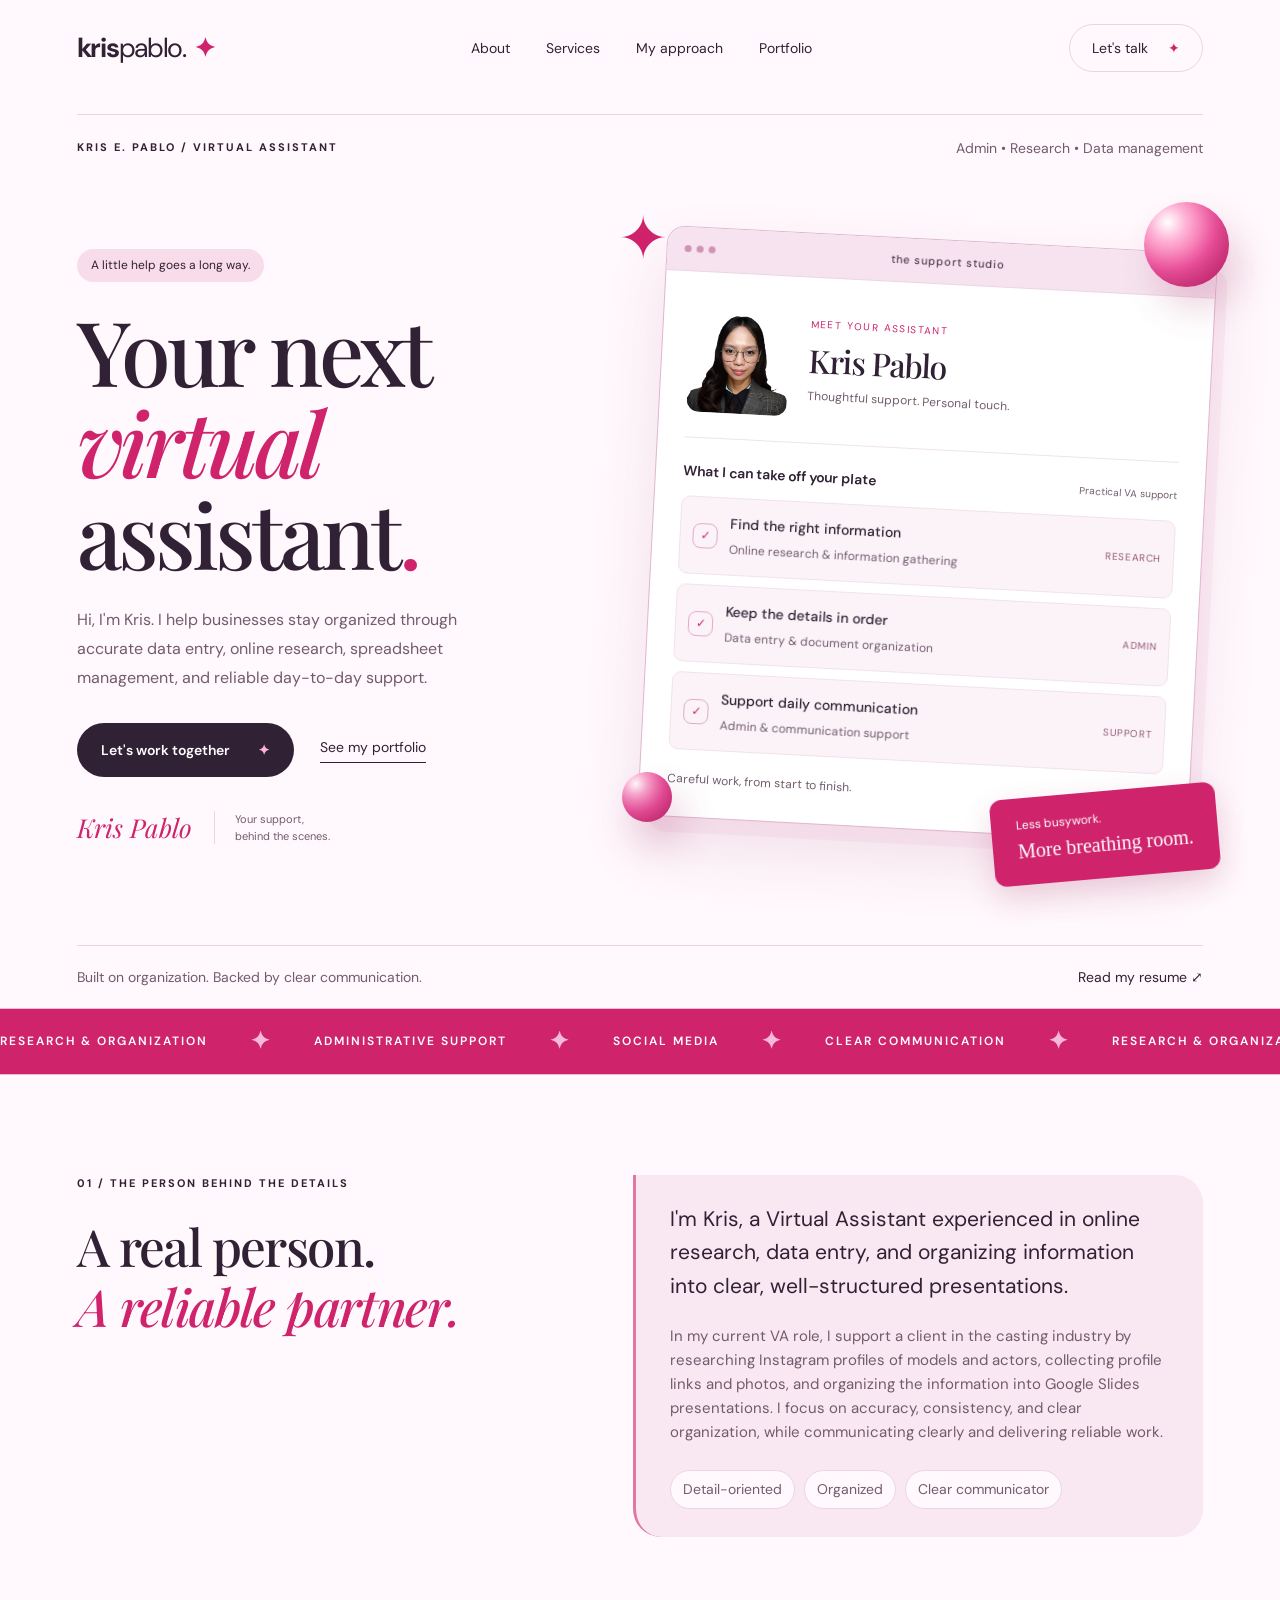
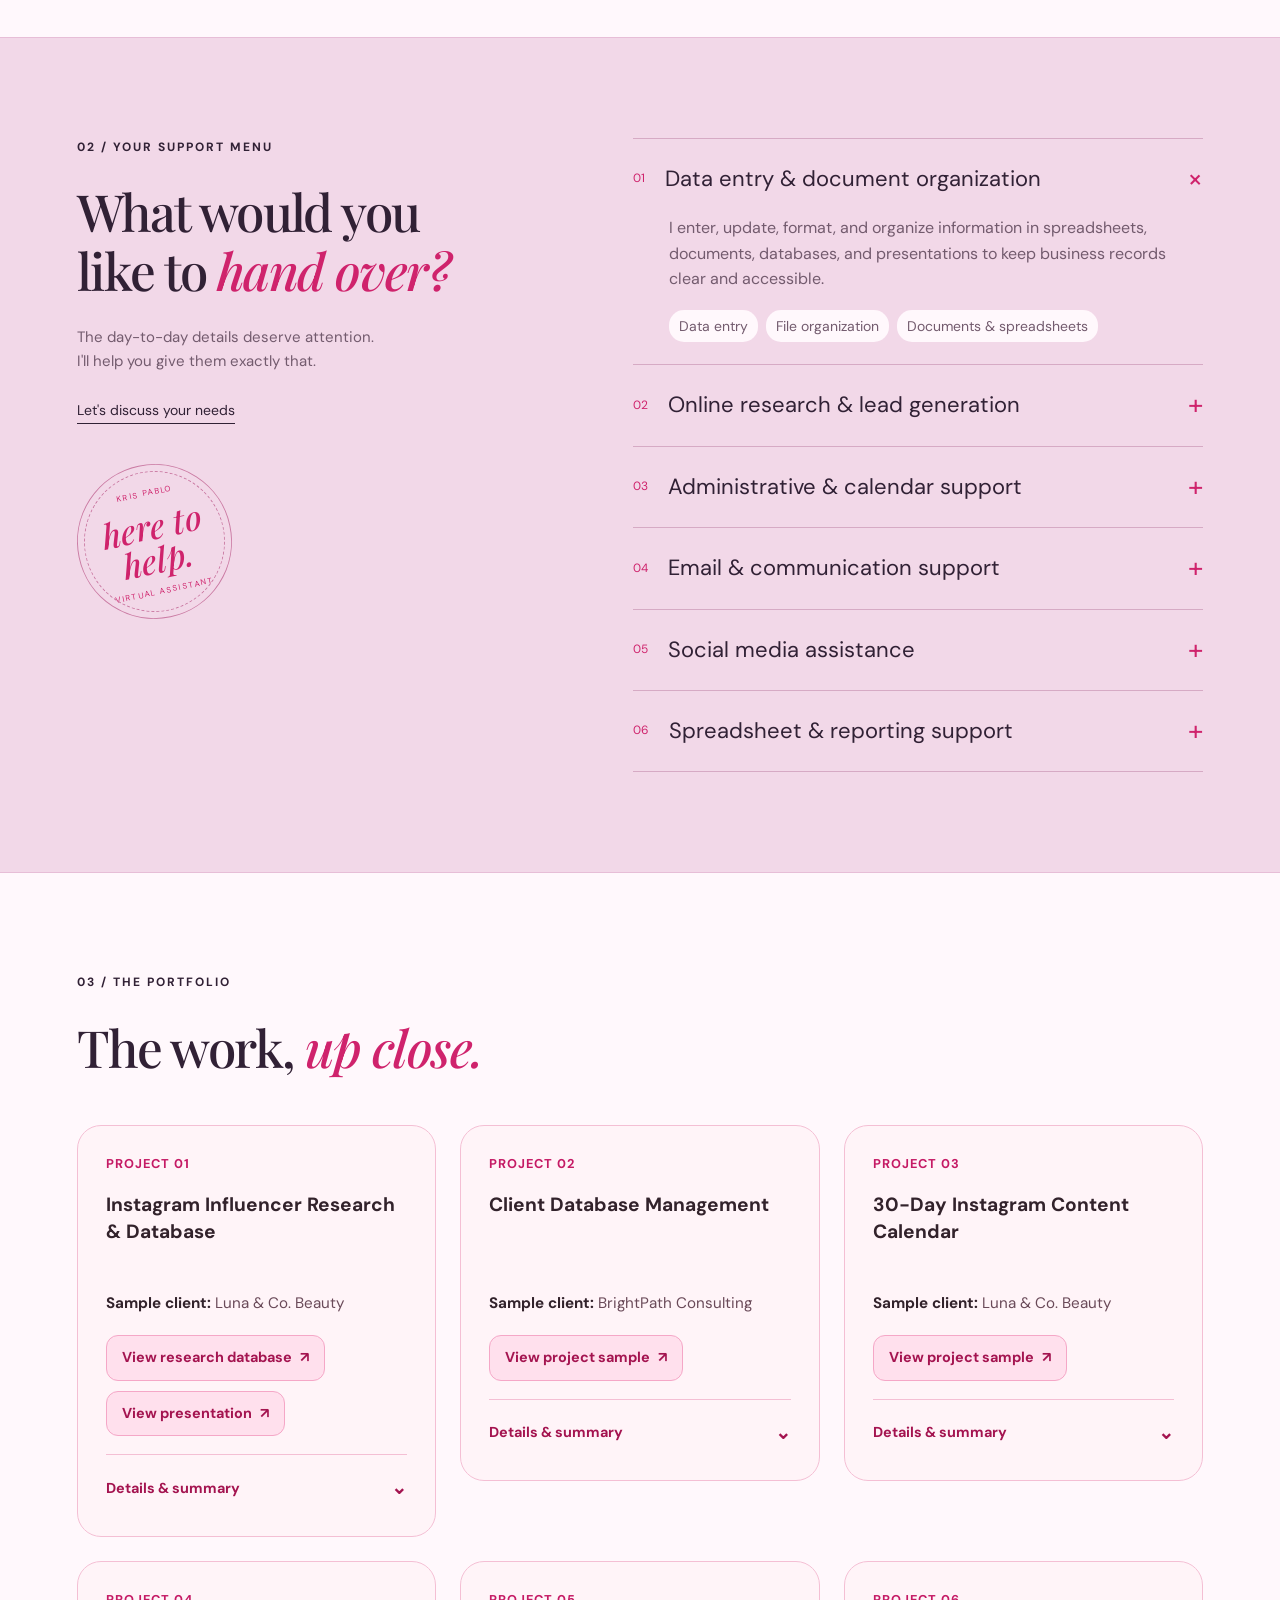
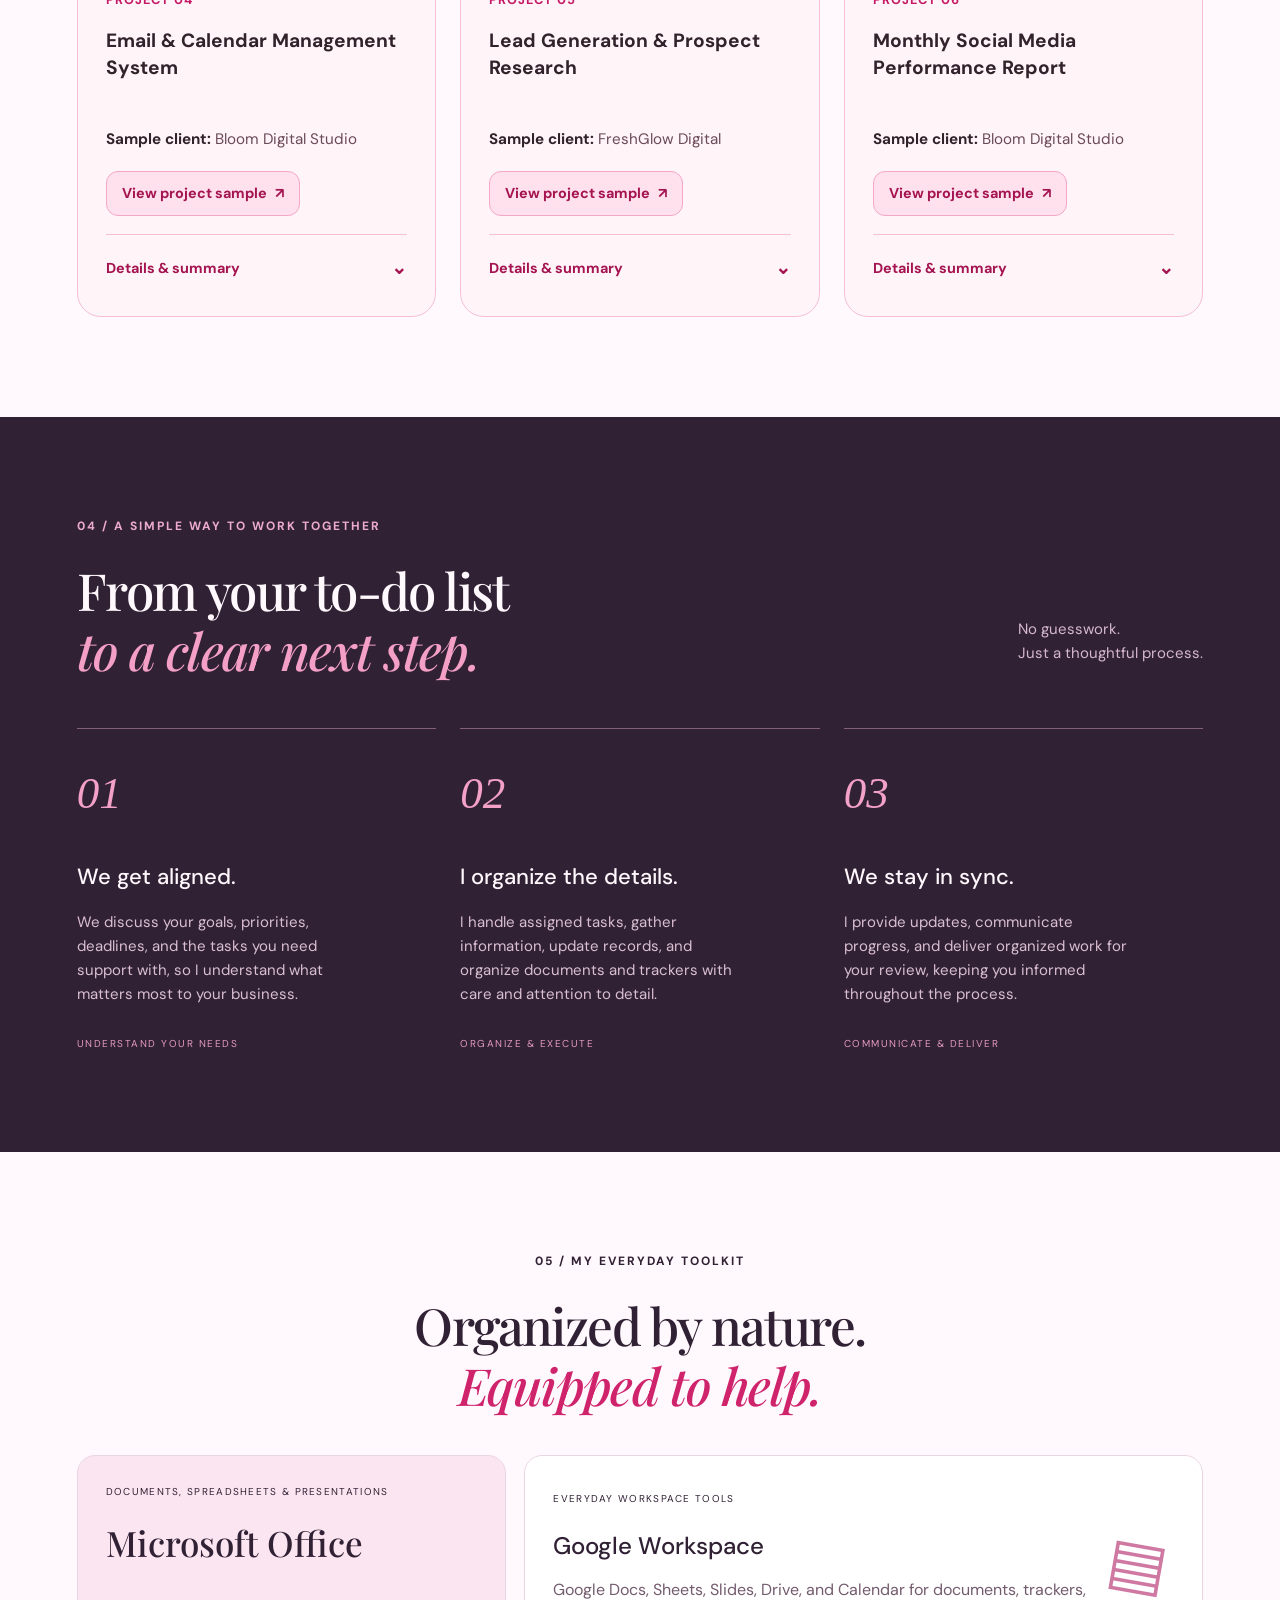
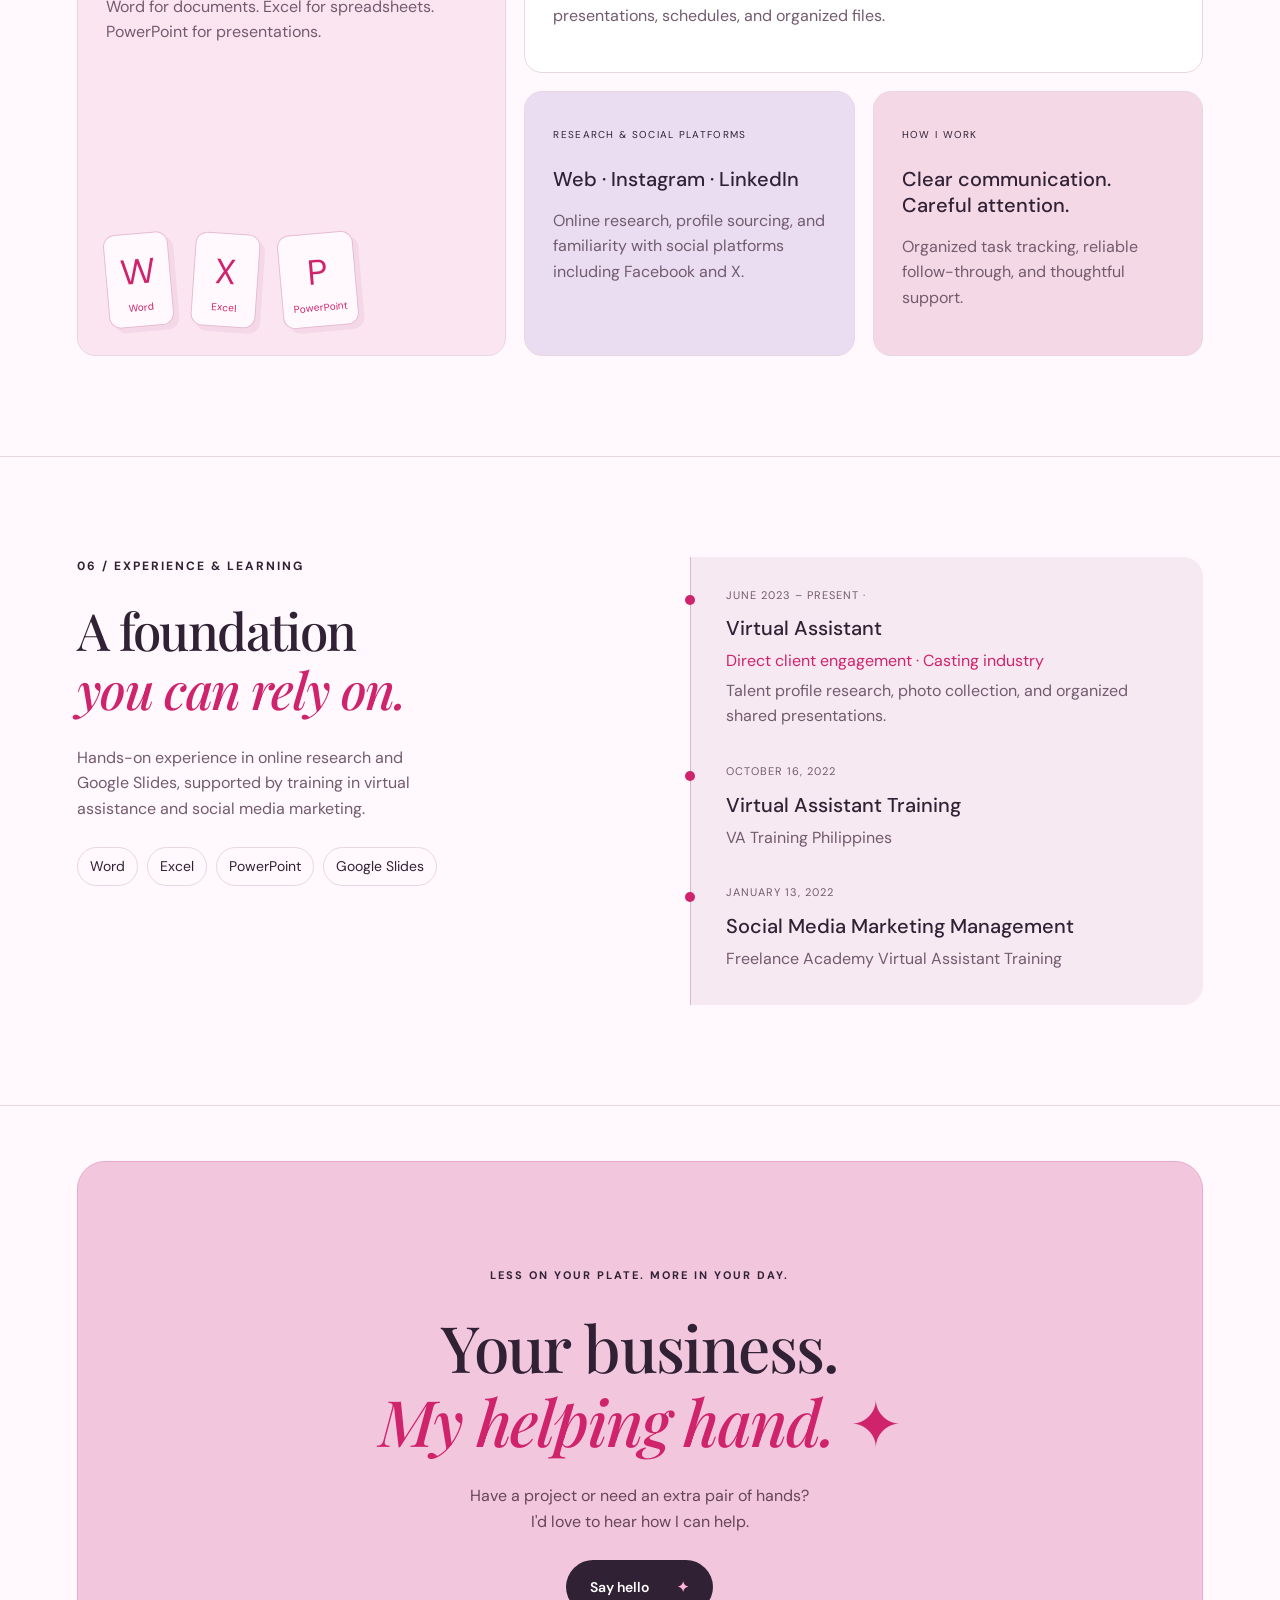
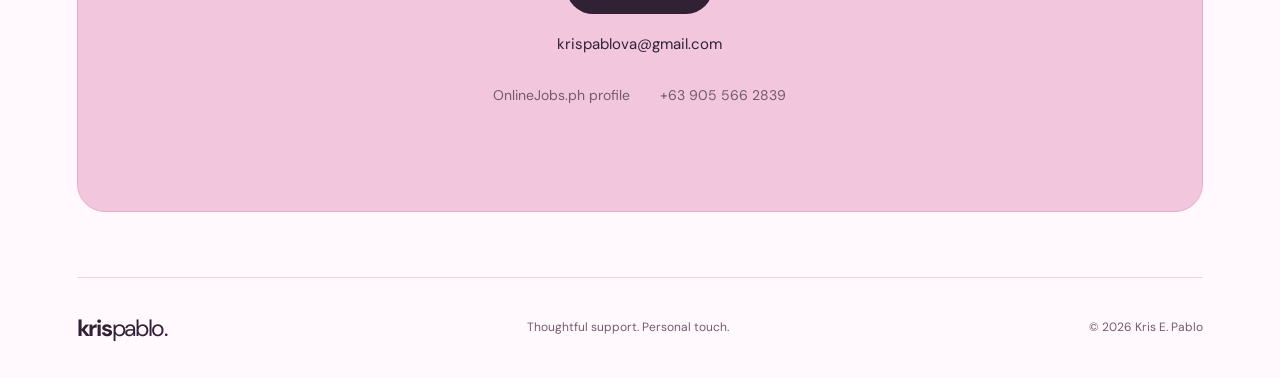
<file: index.html>
<!DOCTYPE html>

<html lang="en">

<head>

  <meta charset="utf-8">

  <meta name="viewport" content="width=device-width, initial-scale=1">



  <title>Kris Pablo · Virtual Assistant</title>



  <meta

    name="description"

    content="Meet Kris E. Pablo, a General Virtual Assistant offering administrative support, data entry, online research, spreadsheet organization, and social media assistance."

  >



  <link

    rel="icon"

    href="data:image/svg+xml,%3Csvg%20xmlns='http://www.w3.org/2000/svg'%20viewBox='0%200%2040%2040'%3E%3Crect%20width='40'%20height='40'%20rx='12'%20fill='%23f33286'/%3E%3Ctext%20x='20'%20y='28'%20text-anchor='middle'%20font-size='25'%20font-family='Georgia'%20fill='white'%3EK%3C/text%3E%3C/svg%3E"

  >



  <link rel="stylesheet" href="style.css">

  <script src="script.js" defer></script>



  <style>

    /* Compact portfolio cards with expandable project information. */

    #portfolio-grid { display: grid; grid-template-columns: repeat(3, minmax(0, 1fr)); gap: 24px; align-items: start; }

    #portfolio-grid .drive-card { display: flex; flex-direction: column; gap: 18px; min-width: 0; min-height: 340px; padding: 28px; box-sizing: border-box; color: #32222b; background: #fff4f8; border: 1px solid #f4bfd4; border-radius: 24px; animation: portfolio-arrive .55s ease both; animation-delay: var(--card-delay, 0ms); transition: transform .2s ease, box-shadow .2s ease; }

    #portfolio-grid .drive-card:hover { transform: translateY(-4px); box-shadow: 0 12px 28px #c51a6512; }

    #portfolio-grid .drive-number { color: #c51a65; font-size: .8rem; font-weight: 700; letter-spacing: .08em; }

    #portfolio-grid .drive-card h3 { margin: 0; min-height: 4.2em; font-size: 1.2rem; line-height: 1.4; overflow-wrap: anywhere; }

    #portfolio-grid .drive-card p { margin: 0; font-size: .95rem; line-height: 1.7; overflow-wrap: anywhere; }

    #portfolio-grid .project-client { color: #6a4a59; }

    #portfolio-grid .project-client strong { color: #32222b; }

    #portfolio-grid .drive-links { display: flex; flex-direction: column; align-items: flex-start; gap: 10px; }

    #portfolio-grid .drive-links a { display: inline-flex; align-items: center; gap: 8px; max-width: 100%; box-sizing: border-box; padding: 11px 15px; color: #a41450; background: #ffe0ed; border: 1px solid #f5a7c7; border-radius: 12px; font-size: .9rem; font-weight: 700; line-height: 1.5; text-decoration: none; transition: background .2s, color .2s, transform .2s; }

    #portfolio-grid .drive-links a:hover { color: white; background: #c51a65; border-color: #c51a65; transform: translateY(-2px); }

    #portfolio-grid .drive-arrow { transition: transform .2s; }

    #portfolio-grid .drive-links a:hover .drive-arrow { transform: translate(2px, -2px); }

    #portfolio-grid .project-details { margin-top: auto; border-top: 1px solid #f4bfd4; padding-top: 14px; }

    #portfolio-grid .project-details > summary { display: flex; align-items: center; justify-content: space-between; gap: 12px; padding: 4px 0; list-style: none; cursor: pointer; color: #a41450; font-size: .9rem; font-weight: 700; }

    #portfolio-grid .project-details > summary::-webkit-details-marker { display: none; }

    #portfolio-grid .project-details > summary::after { content: '⌄'; font-size: 1.2rem; transition: transform .2s; }

    #portfolio-grid .project-details[open] > summary::after { transform: rotate(180deg); }

    #portfolio-grid .project-details-content { display: grid; gap: 18px; padding-top: 20px; }

    #portfolio-grid .project-details[open] .project-details-content { animation: portfolio-details-in .25s ease; }

    #portfolio-grid .project-meta { display: grid; gap: 10px; margin: 0; }

    #portfolio-grid .meta-row { display: grid; grid-template-columns: 54px minmax(0, 1fr); gap: 10px; font-size: .9rem; line-height: 1.6; }

    #portfolio-grid dt { margin: 0; font-weight: 700; }

    #portfolio-grid dd { margin: 0; overflow-wrap: anywhere; }

    #portfolio-grid .project-note { color: #6a4a59; font-size: .85rem; font-style: italic; }

    #portfolio-grid .project-block { display: grid; gap: 8px; }

    #portfolio-grid .project-block h4 { margin: 0; color: #a41450; font-size: .9rem; }

    #portfolio-grid .project-skills { display: flex; flex-wrap: wrap; gap: 7px; padding: 0; margin: 0; list-style: none; }

    #portfolio-grid .project-skills li { padding: 5px 9px; color: #734457; background: #ffe8f1; border: 1px solid #f8cedf; border-radius: 9px; font-size: .78rem; line-height: 1.5; }

    #portfolio-grid .drive-links a:focus-visible, #portfolio-grid summary:focus-visible { outline: 3px solid #c51a65; outline-offset: 4px; border-radius: 8px; }

    @keyframes portfolio-arrive { from { opacity: 0; transform: translateY(16px); } to { opacity: 1; transform: translateY(0); } }

    @keyframes portfolio-details-in { from { opacity: 0; transform: translateY(-5px); } to { opacity: 1; transform: translateY(0); } }

    @media (max-width: 1000px) { #portfolio-grid { grid-template-columns: repeat(2, minmax(0, 1fr)); } }

    @media (max-width: 640px) { #portfolio-grid { grid-template-columns: minmax(0, 1fr); gap: 18px; } #portfolio-grid .drive-card { padding: 24px; min-height: 0; } #portfolio-grid .drive-card h3 { min-height: 0; } }

    @media (prefers-reduced-motion: reduce) { #portfolio-grid .drive-card, #portfolio-grid .drive-links a, #portfolio-grid .drive-arrow, #portfolio-grid .project-details > summary::after, #portfolio-grid .project-details[open] .project-details-content { animation: none; transition: none; } #portfolio-grid .drive-card:hover, #portfolio-grid .drive-links a:hover, #portfolio-grid .drive-links a:hover .drive-arrow { transform: none; } }

  </style>

</head>



<body>

  <a class="skip" href="#main">Skip to content</a>



  <!-- Navigation -->

  <header class="nav wrap">

    <a class="brand" href="#home" aria-label="Kris Pablo home">

      kris<span>pablo.</span><i>✦</i>

    </a>



    <nav aria-label="Main navigation">

      <a href="#about">About</a>

      <a href="#services">Services</a>

      <a href="#process">My approach</a>

      <a href="#work">Portfolio</a>

    </nav>



    <a class="nav-contact" href="mailto:krispablova@gmail.com">

      Let's talk <span>✦</span>

    </a>

  </header>



  <main id="main">

    <!-- Home -->

    <section class="hero wrap" id="home">

      <div class="hero-topline">

        <p class="eyebrow">KRIS E. PABLO / VIRTUAL ASSISTANT</p>

        <span>Admin • Research • Data management</span>

      </div>



      <div class="hero-layout">

        <div class="hero-copy">

          <span class="hello-tag">A little help goes a long way.</span>



          <h1>

            Your next<br>

            <em>virtual</em><br>

            assistant<span class="title-dot">.</span>

          </h1>



          <p class="intro">

            Hi, I'm Kris. I help businesses stay organized through accurate data entry, online research, spreadsheet management, and reliable day-to-day support.

          </p>



          <div class="hero-actions">

            <a class="button dark" href="mailto:krispablova@gmail.com">

              Let's work together <span>✦</span>

            </a>



            <a class="text-link" href="#work">See my portfolio</a>

          </div>



          <div class="hero-signature">

            <span>Kris Pablo</span>

            <small>Your support, behind the scenes.</small>

          </div>

        </div>



        <div class="workspace-art">

          <div class="workspace-window tilt">

            <div class="window-bar">

              <div class="window-dots">

                <i></i>

                <i></i>

                <i></i>

              </div>



              <span>the support studio</span>

              <span>✦</span>

            </div>



            <div class="workspace-main">

              <div class="profile-strip">

                <img

                  src="resume-image-000.jpg"

                  alt="Kris E. Pablo"

                  width="432"

                  height="389"

                >



                <div>

                  <p>MEET YOUR ASSISTANT</p>

                  <h2>Kris Pablo</h2>

                  <span>Thoughtful support. Personal touch.</span>

                </div>

              </div>



              <div class="workspace-heading">

                <h3>What I can take off your plate</h3>

                <span>Practical VA support</span>

              </div>



              <div class="task-row">

                <span class="task-check">✓</span>



                <div>

                  <strong>Find the right information</strong>

                  <small>Online research &amp; information gathering</small>

                </div>



                <span class="task-label">RESEARCH</span>

              </div>



              <div class="task-row">

                <span class="task-check">✓</span>



                <div>

                  <strong>Keep the details in order</strong>

                  <small>Data entry &amp; document organization</small>

                </div>



                <span class="task-label">ADMIN</span>

              </div>



              <div class="task-row">

                <span class="task-check">✓</span>



                <div>

                  <strong>Support daily communication</strong>

                  <small>Admin &amp; communication support</small>

                </div>



                <span class="task-label">SUPPORT</span>

              </div>



              <div class="workspace-foot">

                <span>Careful work, from start to finish.</span>

                <span>✦</span>

              </div>

            </div>

          </div>



          <div class="desk-badge">

            <span>Less busywork.</span>

            <strong>More breathing room.</strong>

          </div>



          <div class="orb orb-one"></div>

          <div class="orb orb-two"></div>



          <span class="workspace-star" aria-hidden="true">✦</span>

        </div>

      </div>



      <div class="hero-bottom">

        <span>Built on organization. Backed by clear communication.</span>



        <a

          href="kris-pablo-resume.pdf"

          target="_blank"

          rel="noopener noreferrer"

        >

          Read my resume ⤢

        </a>

      </div>

    </section>



    <!-- Ribbon -->

    <div class="ribbon" aria-hidden="true">

      <div>

        RESEARCH &amp; ORGANIZATION <span>✦</span>

        ADMINISTRATIVE SUPPORT <span>✦</span>

        SOCIAL MEDIA <span>✦</span>

        CLEAR COMMUNICATION <span>✦</span>

        RESEARCH &amp; ORGANIZATION <span>✦</span>

        ADMINISTRATIVE SUPPORT <span>✦</span>

        SOCIAL MEDIA <span>✦</span>

        CLEAR COMMUNICATION <span>✦</span>

      </div>

    </div>



    <!-- About -->

    <section class="about wrap section reveal" id="about">

      <div>

        <p class="eyebrow">01 / THE PERSON BEHIND THE DETAILS</p>

        <h2>A real person.<br><em>A reliable partner.</em></h2>

      </div>



      <div class="about-copy">

        <p class="lead">

          I'm Kris, a Virtual Assistant experienced in online research, data entry, and organizing information into clear, well-structured presentations.

        </p>



        <p>

          In my current VA role, I support a client in the casting industry by researching Instagram profiles of models and actors, collecting profile links and photos, and organizing the information into Google Slides presentations. I focus on accuracy, consistency, and clear organization, while communicating clearly and delivering reliable work.

        </p>



        <div class="about-tags">

          <span>Detail-oriented</span>

          <span>Organized</span>

          <span>Clear communicator</span>

        </div>

      </div>

    </section>



    <!-- Services -->

    <section class="services-section" id="services">

      <div class="wrap section services-layout">

        <div class="service-intro reveal">

          <p class="eyebrow">02 / YOUR SUPPORT MENU</p>



          <h2>

            What would you<br>

            like to <em>hand over?</em>

          </h2>



          <p>

            The day-to-day details deserve attention.<br>

            I'll help you give them exactly that.

          </p>



          <a class="text-link" href="mailto:krispablova@gmail.com">

            Let's discuss your needs

          </a>



          <div class="service-stamp">

            <span>KRIS PABLO</span>

            <strong>here to<br>help.</strong>

            <span>VIRTUAL ASSISTANT</span>

          </div>

        </div>



        <div class="service-list">

          <details class="service-detail reveal" open>
            <summary>
              <span class="service-index">01</span>
              <span>Data entry &amp; document organization</span>
              <span class="detail-plus" aria-hidden="true">+</span>
            </summary>
            <div class="service-content">
              <p>I enter, update, format, and organize information in spreadsheets, documents, databases, and presentations to keep business records clear and accessible.</p>
              <div class="service-pills">
                <span>Data entry</span>
                <span>File organization</span>
                <span>Documents &amp; spreadsheets</span>
              </div>
            </div>
          </details>

          <details class="service-detail reveal">
            <summary>
              <span class="service-index">02</span>
              <span>Online research &amp; lead generation</span>
              <span class="detail-plus" aria-hidden="true">+</span>
            </summary>
            <div class="service-content">
              <p>I research businesses, profiles, products, and other relevant information, then organize findings and potential leads into structured trackers for easy review.</p>
              <div class="service-pills">
                <span>Web research</span>
                <span>Prospect research</span>
                <span>Lead tracking</span>
              </div>
            </div>
          </details>

          <details class="service-detail reveal">
            <summary>
              <span class="service-index">03</span>
              <span>Administrative &amp; calendar support</span>
              <span class="detail-plus" aria-hidden="true">+</span>
            </summary>
            <div class="service-content">
              <p>I help organize schedules, appointments, task lists, deadlines, and administrative records so daily responsibilities are easier to manage.</p>
              <div class="service-pills">
                <span>Calendar organization</span>
                <span>Task tracking</span>
                <span>Administrative support</span>
              </div>
            </div>
          </details>

          <details class="service-detail reveal">
            <summary>
              <span class="service-index">04</span>
              <span>Email &amp; communication support</span>
              <span class="detail-plus" aria-hidden="true">+</span>
            </summary>
            <div class="service-content">
              <p>I can help organize inboxes, prepare routine email drafts based on your instructions, and track messages or follow-ups that need attention.</p>
              <div class="service-pills">
                <span>Inbox organization</span>
                <span>Email drafts</span>
                <span>Follow-up tracking</span>
              </div>
            </div>
          </details>

          <details class="service-detail reveal">
            <summary>
              <span class="service-index">05</span>
              <span>Social media assistance</span>
              <span class="detail-plus" aria-hidden="true">+</span>
            </summary>
            <div class="service-content">
              <p>I support social media workflows by organizing content calendars, preparing caption drafts, maintaining content trackers, and compiling basic performance reports.</p>
              <div class="service-pills">
                <span>Content calendars</span>
                <span>Caption preparation</span>
                <span>Performance reporting</span>
              </div>
            </div>
          </details>

          <details class="service-detail reveal">
            <summary>
              <span class="service-index">06</span>
              <span>Spreadsheet &amp; reporting support</span>
              <span class="detail-plus" aria-hidden="true">+</span>
            </summary>
            <div class="service-content">
              <p>I create and maintain organized spreadsheets, trackers, and summary reports to make records easier to update, review, and understand.</p>
              <div class="service-pills">
                <span>Google Sheets</span>
                <span>Data organization</span>
                <span>Basic reporting</span>
              </div>
            </div>
          </details>

        </div>

      </div>

    </section>



    <!-- Portfolio -->

    <section class="wrap section work-section" id="work">

      <div class="section-heading reveal">

        <div>

          <p class="eyebrow">03 / THE PORTFOLIO</p>

          <h2>The work, <em>up close.</em></h2>

        </div>

      </div>



      <!-- The script below creates your six portfolio cards here. -->

      <div class="work-grid" id="portfolio-grid"></div>

    </section>



    <!-- Process -->

    <section class="process-section" id="process">

      <div class="wrap section">

        <div class="section-heading reveal">

          <div>

            <p class="eyebrow">04 / A SIMPLE WAY TO WORK TOGETHER</p>



            <h2>

              From your to-do list<br>

              <em>to a clear next step.</em>

            </h2>

          </div>



          <p>No guesswork.<br>Just a thoughtful process.</p>

        </div>



        <div class="process-grid">

          <article class="process-card reveal">

            <span class="process-number">01</span>

            <h3>We get aligned.</h3>



            <p>

              We discuss your goals, priorities, deadlines, and the tasks you need support with, so I understand what matters most to your business.

            </p>



            <span class="process-foot">UNDERSTAND YOUR NEEDS</span>

          </article>



          <article class="process-card reveal">

            <span class="process-number">02</span>

            <h3>I organize the details.</h3>



            <p>

              I handle assigned tasks, gather information, update records, and organize documents and trackers with care and attention to detail.

            </p>



            <span class="process-foot">ORGANIZE &amp; EXECUTE</span>

          </article>



          <article class="process-card reveal">

            <span class="process-number">03</span>

            <h3>We stay in sync.</h3>



            <p>

              I provide updates, communicate progress, and deliver organized work for your review, keeping you informed throughout the process.

            </p>



            <span class="process-foot">COMMUNICATE &amp; DELIVER</span>

          </article>

        </div>

      </div>

    </section>



    <!-- Skills -->

    <section class="skills-section wrap section">

      <div class="skill-title reveal">

        <p class="eyebrow">05 / MY EVERYDAY TOOLKIT</p>



        <h2>

          Organized by nature.<br>

          <em>Equipped to help.</em>

        </h2>

      </div>



      <div class="skill-bento">

          <article class="skill-tile skill-wide reveal">
            <span class="tile-label">DOCUMENTS, SPREADSHEETS &amp; PRESENTATIONS</span>
            <h3>Microsoft Office</h3>
            <p>Word for documents. Excel for spreadsheets.<br>PowerPoint for presentations.</p>
            <div class="tool-icons">
              <span>W<small>Word</small></span>
              <span>X<small>Excel</small></span>
              <span>P<small>PowerPoint</small></span>
            </div>
          </article>

          <article class="skill-tile skill-slides reveal">
            <span class="tile-label">EVERYDAY WORKSPACE TOOLS</span>
            <h3>Google Workspace</h3>
            <p>Google Docs, Sheets, Slides, Drive, and Calendar for documents, trackers, presentations, schedules, and organized files.</p>
            <span class="tile-mark" aria-hidden="true">▤</span>
          </article>

          <article class="skill-tile skill-social reveal">
            <span class="tile-label">RESEARCH &amp; SOCIAL PLATFORMS</span>
            <h3>Web · Instagram · LinkedIn</h3>
            <p>Online research, profile sourcing, and familiarity with social platforms including Facebook and X.</p>
          </article>

          <article class="skill-tile skill-human reveal">
            <span class="tile-label">HOW I WORK</span>
            <h3>Clear communication.<br>Careful attention.</h3>
            <p>Organized task tracking, reliable follow-through, and thoughtful support.</p>
          </article>

        </div>

    </section>



    <!-- Experience -->

    <section class="experience-section">

      <div class="wrap section experience">

        <div class="reveal">

          <p class="eyebrow">06 / EXPERIENCE &amp; LEARNING</p>

          <h2>A foundation<br><em>you can rely on.</em></h2>



          <p class="experience-intro">

            Hands-on experience in online research and Google Slides, supported by training in virtual assistance and social media marketing.

          </p>



          <div class="tools">

            <span>Word</span>

            <span>Excel</span>

            <span>PowerPoint</span>

            <span>Google Slides</span>

          </div>

        </div>



        <div class="timeline reveal">

          <article>

            <p class="timeline-date">

              JUNE 2023 – PRESENT ·&#x20;

            </p>



            <h3>Virtual Assistant</h3>

            <p class="company">Direct client engagement · Casting industry</p>



            <p>

              Talent profile research, photo collection, and organized

              shared presentations.

            </p>

          </article>



          <article>

            <p class="timeline-date">OCTOBER 16, 2022</p>

            <h3>Virtual Assistant Training</h3>

            <p>VA Training Philippines</p>

          </article>



          <article>

            <p class="timeline-date">JANUARY 13, 2022</p>

            <h3>Social Media Marketing Management</h3>

            <p>Freelance Academy Virtual Assistant Training</p>

          </article>

        </div>

      </div>

    </section>



    <!-- Contact -->

    <section class="contact wrap section reveal" id="contact">

      <p class="eyebrow">LESS ON YOUR PLATE. MORE IN YOUR DAY.</p>



      <h2>

        Your business.<br>

        <em>My helping hand.</em> <span>✦</span>

      </h2>



      <p>

        Have a project or need an extra pair of hands?<br>

        I'd love to hear how I can help.

      </p>



      <a class="button dark" href="mailto:krispablova@gmail.com">

        Say hello <span>✦</span>

      </a>



      <a class="contact-email" href="mailto:krispablova@gmail.com">

        krispablova@gmail.com

      </a>



      <div class="contact-extra">

        <a

          href="https://www.onlinejobs.ph/jobseekers/info/2065171"

          target="_blank"

          rel="noopener noreferrer"

        >

          OnlineJobs.ph profile

        </a>



        <a href="tel:+639055662839">+63 905 566 2839</a>

      </div>

    </section>

  </main>



  <!-- Footer -->

  <footer class="wrap">

    <a class="brand" href="#home">kris<span>pablo.</span></a>

    <p>Thoughtful support. Personal touch.</p>

    <span>© <span id="year"></span> Kris E. Pablo</span>

  </footer>



  <script>

    // All project details are below. Drive links open in new tabs.

    const drivePortfolio = [

      {

            "title": "Project 1 — Instagram Influencer Research & Database",

            "client": "Luna & Co. Beauty",

            "note": "Self-Initiated Portfolio Project",

            "tools": "Google Sheets, Google Slides, Instagram, Web Research",

            "role": "Virtual Assistant / Research Assistant",

            "summary": "Conducted Instagram influencer research for a fictional beauty brand, identifying and evaluating potential creators based on niche relevance, audience size, content quality, engagement, and brand suitability. Organized research findings in Google Sheets and presented the top creator recommendations in Google Slides.",

            "skills": [

                  "Research",

                  "Data Entry",

                  "Lead Generation",

                  "Social Media Research",

                  "Data Organization",

                  "Influencer Research",

                  "Google Workspace",

                  "Presentation Creation"

            ],

            "url": "https://docs.google.com/spreadsheets/d/1-x0qH4hSnOkntNJcdVgHy6CgaXar356vidMN7ef_sSc/edit?usp=drive_link",

            "url2": "https://docs.google.com/presentation/d/1_N2ZjwVFHI_hTWP_O1Agqk-pIT8-UCxtIyYA6XxkBPk/edit?usp=sharing",
            "linkLabels": ["View research database", "View presentation"]

      },

      {

            "title": "Project 2 — Client Database Management",

            "client": "BrightPath Consulting",

            "note": "Self-Initiated Portfolio Project",

            "brief": "BrightPath Consulting needs a centralized database to organize leads and track follow-ups.",

            "summary": "Created and organized a structured lead database using Google Sheets. Implemented dropdown fields, filtering, conditional formatting, follow-up tracking, and basic reporting to improve data organization and workflow efficiency.",

            "skills": [

                  "Data Entry",

                  "Data Organization",

                  "Lead and client database management",

                  "Dropdown setup and data validation",

                  "Data filtering and conditional formatting",

                  "Follow-up tracking",

                  "Basic reporting",

                  "Attention to detail"

            ],

            "url": "https://docs.google.com/spreadsheets/d/1M3qek1lUn7KgAmw8EK7Gs0UofvUdNsCdyt2rf3sMQ_U/edit?usp=drive_link"

      },

      {

            "title": "Project 3 — 30-Day Instagram Content Calendar",

            "client": "Luna & Co. Beauty",

            "note": "Self-Initiated Portfolio Project",

            "brief": "Luna & Co. Beauty needs a structured 30-day Instagram content plan to increase brand awareness, engagement, and product discovery.",

            "summary": "Created a 30-day Instagram content calendar for a fictional beauty brand. Planned and organized daily content based on different content pillars, including product, educational, engagement, lifestyle, UGC/testimonials, and behind-the-scenes content. Developed post ideas, captions/hooks, CTAs, content formats, and posting status to create a structured and easy-to-manage social media workflow.",

            "skills": [

                  "Content Planning",

                  "Social Media Management",

                  "Content Strategy",

                  "Copywriting",

                  "Calendar Management",

                  "Data Organization",

                  "Google Sheets",

                  "Instagram Marketing",

                  "Attention to Detail"

            ],

            "url": "https://docs.google.com/spreadsheets/d/1n8tDvQTzEjdHyqA8pszUbvALMUwDfTAZmgz6JWpmcG8/edit?usp=drive_link"

      },

      {

            "title": "Project 4 — Email & Calendar Management System",

            "client": "Bloom Digital Studio",

            "note": "Self-Initiated Portfolio Project",

            "role": "Virtual Assistant",

            "tools": "Google Sheets, Google Calendar",

            "summary": "Created a centralized email, calendar, and task management system using Google Sheets. Organized email communications, scheduled appointments, tracked follow-ups and deadlines, and created summary dashboards to improve visibility and workflow organization.",

            "skills": [

                  "Email Management",

                  "Calendar Management",

                  "Data Entry",

                  "Task Tracking",

                  "Follow-Up Management",

                  "Data Organization",

                  "Google Sheets",

                  "Administrative Support",

                  "Workflow Management"

            ],

            "url": "https://docs.google.com/spreadsheets/d/1hsX-0mJNpRmolndwzhGRmNwfWATav0J93sHUP5aG6XI/edit?usp=drive_link"

      },

      {

            "title": "Project 5 — Lead Generation & Prospect Research",

            "client": "FreshGlow Digital",

            "note": "Self-Initiated Portfolio Project",

            "role": "Virtual Assistant",

            "tools": "Google Sheets, Google Search, LinkedIn, Business Directories",

            "summary": "Created a structured lead generation and prospect research tracker using Google Sheets. Researched potential business leads, organized company and contact information, identified service opportunities, and tracked lead quality, outreach status, and follow-up dates.",

            "skills": [

                  "Lead Generation",

                  "Prospect Research",

                  "Web Research",

                  "Data Entry",

                  "Data Organization",

                  "Lead Tracking",

                  "Follow-Up Management",

                  "Google Sheets",

                  "Attention to Detail",

                  "Administrative Support"

            ],

            "url": "https://docs.google.com/spreadsheets/d/1nKfT61uQANkGPBo70VDPqIl81KysgQTycKB6HglRm_w/edit?usp=drive_link"

      },

      {

            "title": "Project 6 — Monthly Social Media Performance Report",

            "client": "Bloom Digital Studio",

            "note": "Self-Initiated Portfolio Project",

            "role": "Virtual Assistant",

            "tools": "Google Sheets",

            "summary": "Created a monthly social media performance report to organize and analyze content performance, engagement, reach, impressions, and audience growth. Built summary tables to provide a clear overview of social media results and support client reporting.",

            "skills": [

                  "Social Media Reporting",

                  "Data Entry",

                  "Data Organization",

                  "Basic Analytics",

                  "Performance Tracking",

                  "Google Sheets",

                  "Reporting",

                  "Data Analysis"

            ],

            "url": "https://docs.google.com/spreadsheets/d/1X3r11MF9_JA8YyXLACgt0q78PMfoXI1j4_h_a-0GKe8/edit?usp=drive_link"

      }

];

    const driveGrid = document.getElementById("portfolio-grid");

    driveGrid.replaceChildren();



    function portfolioElement(tag, className, text) {

      const element = document.createElement(tag);

      if (className) element.className = className;

      if (text !== undefined) element.textContent = text;

      return element;

    }



    drivePortfolio.forEach((project, index) => {

      const card = portfolioElement("article", "drive-card");

      card.style.setProperty("--card-delay", (index * 65) + "ms");

      const title = portfolioElement("h3", "", project.title.replace(/^Project \d+ — /, ""));

      title.id = "portfolio-title-" + (index + 1);

      card.setAttribute("aria-labelledby", title.id);

      const client = portfolioElement("p", "project-client");

      client.append(portfolioElement("strong", "", "Sample client: "), document.createTextNode(project.client));

      card.append(portfolioElement("span", "drive-number", "PROJECT " + String(index + 1).padStart(2, "0")), title, client);



      const actions = portfolioElement("div", "drive-links");

      [project.url, project.url2].forEach((value, linkIndex) => {

        const url = (value || "").trim();

        try { if (new URL(url).protocol !== "https:") return; } catch { return; }

        const linkLabel = project.linkLabels?.[linkIndex] || "View project sample";
          const link = portfolioElement("a", "", linkLabel);

        const arrow = portfolioElement("span", "drive-arrow", "↗");

        arrow.setAttribute("aria-hidden", "true");

        link.append(arrow);

        link.href = url;

        link.target = "_blank";

        link.rel = "noopener noreferrer";

        link.setAttribute("aria-label", project.title + ", work sample " + (linkIndex + 1) + " — opens in a new tab");

        actions.append(link);

      });

      card.append(actions);



      const details = portfolioElement("details", "project-details");

      const toggle = portfolioElement("summary", "", "Details & summary");

      const content = portfolioElement("div", "project-details-content");

      if (project.note) content.append(portfolioElement("p", "project-note", project.note));

      const meta = portfolioElement("dl", "project-meta");

      [["Role", project.role], ["Tools", project.tools]].forEach(([label, value]) => {

        if (!value) return;

        const row = portfolioElement("div", "meta-row");

        row.append(portfolioElement("dt", "", label + ":"), portfolioElement("dd", "", value));

        meta.append(row);

      });

      if (meta.children.length) content.append(meta);

      [["Client Brief", project.brief], ["Project Summary", project.summary]].forEach(([label, value]) => {

        if (!value) return;

        const block = portfolioElement("div", "project-block");

        block.append(portfolioElement("h4", "", label), portfolioElement("p", "", value));

        content.append(block);

      });

      if (project.skills && project.skills.length) {

        const block = portfolioElement("div", "project-block");

        const skills = portfolioElement("ul", "project-skills");

        project.skills.forEach(skill => skills.append(portfolioElement("li", "", skill)));

        block.append(portfolioElement("h4", "", "Skills Demonstrated"), skills);

        content.append(block);

      }

      details.append(toggle, content);

      card.append(details);

      driveGrid.append(card);

    });

  </script>

</body>

</html>
</file>
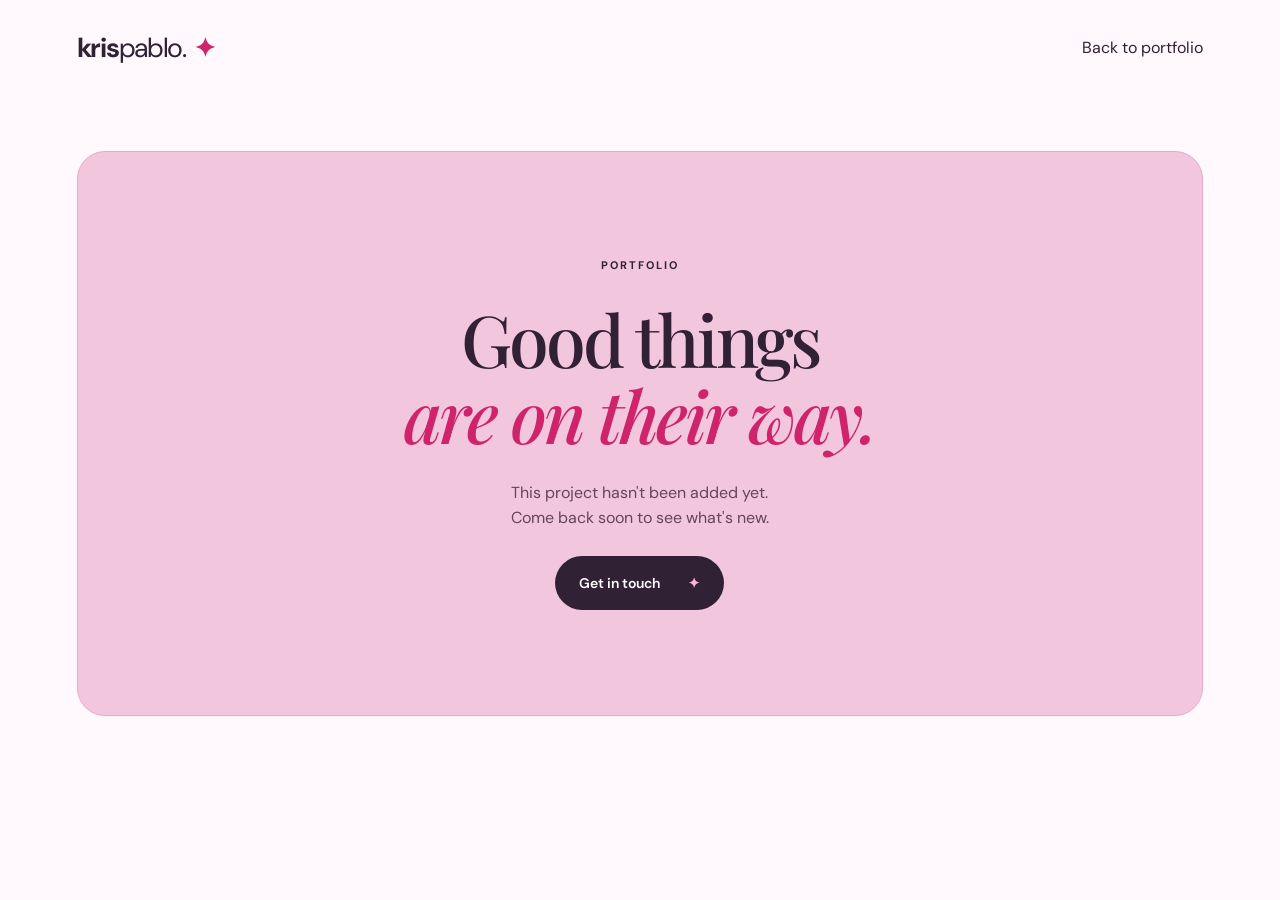
<file: portfolio.html>
<!DOCTYPE html>
<html lang="en">
  <head>
    <meta charset="utf-8">
    <meta name="viewport" content="width=device-width,initial-scale=1">
    <title>Portfolio · Kris Pablo</title>
    <link rel="stylesheet" href="style.css">
    <link rel="icon" href="data:image/svg+xml,%3Csvg%20xmlns='http://www.w3.org/2000/svg'%20viewBox='0%200%2040%2040'%3E%3Crect%20width='40'%20height='40'%20rx='12'%20fill='%23ed2f83'/%3E%3Ctext%20x='20'%20y='28'%20text-anchor='middle'%20font-size='25'%20font-family='Georgia'%20fill='white'%3EK%3C/text%3E%3C/svg%3E">
  </head>
  <body>
    <header class="nav wrap">
      <a class="brand" href="index.html">kris<span>pablo.</span><i>✦</i></a>
      <a href="index.html#work">Back to portfolio</a>
    </header>
    <main class="contact wrap section">
      <p class="eyebrow" id="slot">PORTFOLIO</p>
      <h1>Good things<br><em class="pink-word">are on their way.</em></h1>
      <p>This project hasn't been added yet.<br>Come back soon to see what's new.</p>
      <a class="button dark" href="mailto:krispablova@gmail.com">Get in touch <span>✦</span></a>
    </main>
    <script>const n=Number(new URLSearchParams(location.search).get('slot'));if(n>=1&&n<=6)document.getElementById('slot').textContent='PORTFOLIO '+String(n).padStart(2,'0');</script>
  </body>
</html>
</file>
<file: style.css>
@import url('https://fonts.googleapis.com/css2?family=DM+Sans:wght@400;500;600;700&family=Playfair+Display:ital,wght@0,500;0,600;0,700;1,500;1,600&display=swap');
:root {
  --pink:#ed2f83;
  --ink:#372131;
  --cream:#fff9fc;
  --muted:#755d6d;
  --line:#ead6e2
}

* {
  box-sizing:border-box
}

html {
  scroll-behavior:smooth;
  scroll-padding-top:40px
}

body {
  margin:0;
  background:var(--cream);
  color:var(--ink);
  font-family:'DM Sans',Arial,sans-serif;
  font-size:16px;
  line-height:1.6
}

a {
  color:inherit;
  text-decoration:none
}

button,a {
  -webkit-tap-highlight-color:transparent
}

a:focus-visible,button:focus-visible {
  outline:3px solid var(--pink);
  outline-offset:5px
}

::selection {
  background:#f9b2d2
}

.wrap {
  width:min(1200px,88%);
  margin-inline:auto
}

.nav {
  height:108px;
  display:flex;
  align-items:center;
  justify-content:space-between;
  gap:25px
}

.brand {
  font-weight:700;
  font-size:27px;
  letter-spacing:-1.3px
}

.brand span {
  font-weight:400
}

.brand i {
  font-style:normal;
  color:var(--pink);
  font-size:26px;
  margin-left:8px
}

.nav nav {
  display:flex;
  gap:36px;
  font-size:15px
}

.nav nav a:hover,.text-link:hover {
  color:var(--pink)
}

.nav-contact {
  border:1px solid var(--line);
  padding:12px 22px;
  border-radius:30px;
  font-size:14px
}

.nav-contact span {
  color:var(--pink);
  margin-left:16px
}

.hero {
  display:grid;
  grid-template-columns:1fr 1fr;
  min-height:720px;
  padding-top:32px;
  padding-bottom:70px;
  align-items:center;
  gap:20px
}

.eyebrow {
  font-size:12px;
  letter-spacing:2px;
  font-weight:700;
  display:flex;
  align-items:center;
  gap:12px;
  margin:0 0 25px
}

.mini-line {
  width:28px;
  height:2px;
  background:var(--pink)
}

h1 {
  font-family:'Playfair Display',Georgia,serif;
  font-size:clamp(55px,5.6vw,80px);
  font-weight:500;
  line-height:1.06;
  letter-spacing:-3px;
  margin:0 0 28px
}

h1 em,h2 em {
  font-weight:500
}

.pink-word {
  color:var(--pink)
}

.intro {
  max-width:420px;
  color:var(--muted);
  font-size:17px;
  line-height:1.8
}

.hero-actions {
  display:flex;
  align-items:center;
  gap:26px;
  margin-top:30px
}

.button {
  display:inline-flex;
  align-items:center;
  justify-content:center;
  gap:28px;
  padding:16px 24px;
  border-radius:35px;
  transition:transform .25s,box-shadow .25s;
  font-size:14px;
  font-weight:600
}

.button:hover {
  transform:translateY(-4px);
  box-shadow:0 9px 22px #ec2f8325
}

.dark {
  background:var(--ink);
  color:white
}

.dark span {
  color:#ffb3d6
}

.text-link {
  font-size:14px;
  border-bottom:1px solid;
  padding-bottom:4px
}

.hero-art {
  position:relative;
  min-height:590px;
  perspective:1000px;
  display:flex;
  align-items:center;
  justify-content:center;
  background:radial-gradient(ellipse,#fbc6e0 0%,#ffe2f1 38%,transparent 70%)
}

.portrait-card {
  position:relative;
  width:320px;
  background:white;
  border:9px solid white;
  border-radius:150px 150px 26px 26px;
  box-shadow:18px 22px 0 #eb87b335,0 25px 75px #8d295326;
  transform:rotate(5deg);
  z-index:2;
  transition:transform .3s;
  overflow:hidden
}

.portrait-label {
  background:#ffe1ee;
  color:#71384f;
  text-align:center;
  padding:24px 10px 16px;
  font-size:11px;
  letter-spacing:2px
}

.portrait-card img {
  width:100%;
  height:300px;
  display:block;
  object-fit:cover;
  object-position:center;
  mix-blend-mode:multiply
}

.portrait-bottom {
  padding:20px 18px;
  display:flex;
  align-items:center;
  justify-content:space-between
}

.portrait-bottom strong {
  font-family:Georgia,serif;
  font-size:25px;
  font-weight:500
}

.portrait-bottom span {
  display:block;
  font-size:13px;
  color:var(--muted)
}

.portrait-bottom .portrait-star {
  color:var(--pink);
  font-size:36px
}

.floating-note {
  z-index:3;
  position:absolute;
  border-radius:14px;
  padding:18px 22px;
  box-shadow:0 8px 30px #69274612;
  font-size:15px;
  font-weight:600;
  animation:float 6s ease-in-out infinite
}

.floating-note span {
  display:block;
  font-size:12px;
  font-weight:400;
  margin-top:3px
}

.note-one {
  background:#fff;
  left:-5px;
  top:125px;
  transform:rotate(-8deg)
}

.note-two {
  background:#e92d81;
  color:#fff;
  right:-12px;
  bottom:62px;
  transform:rotate(-6deg);
  animation-delay:-3s
}

.note-two span {
  margin:0 0 3px;
  font-weight:600
}

.orb {
  position:absolute;
  border-radius:50%;
  box-shadow:inset -15px -18px 24px #a41c6350,12px 22px 35px #ad42733a;
  background:radial-gradient(circle at 28% 24%,#fff 0%,#ffb5d7 20%,#f75ba4 54%,#cf2f74 85%);
  animation:bob 8s ease-in-out infinite
}

.orb-one {
  width:105px;
  height:105px;
  top:18px;
  right:45px
}

.orb-two {
  width:57px;
  height:57px;
  left:27px;
  bottom:91px;
  animation-delay:-4s
}

.orbit {
  position:absolute;
  border:1px solid #e88ab7;
  border-radius:50%;
  width:460px;
  height:460px;
  transform:rotateX(62deg) rotateZ(-30deg);
  opacity:.5
}

.orbit-two {
  transform:rotateY(60deg) rotateZ(25deg);
  width:480px;
  height:480px
}

.sparkle {
  position:absolute;
  color:var(--pink)
}

.sparkle-one {
  font-size:74px;
  left:47px;
  top:23px;
  animation:turn 18s linear infinite
}

.sparkle-two {
  font-size:42px;
  right:7px;
  top:270px
}

.art-caption {
  position:absolute;
  bottom:2px;
  font-family:Georgia,serif;
  font-style:italic;
  color:var(--muted);
  font-size:16px
}

.ribbon {
  background:#f4cee0;
  border-block:1px solid #ebbad0;
  overflow:hidden;
  padding:17px 0
}

.ribbon div {
  width:max-content;
  display:flex;
  gap:42px;
  align-items:center;
  letter-spacing:2px;
  font-size:12px;
  font-weight:600;
  animation:marquee 38s linear infinite
}

.ribbon span {
  color:var(--pink);
  font-size:24px
}

.section {
  padding-block:100px
}

h2 {
  font-family:'Playfair Display',Georgia,serif;
  font-size:clamp(38px,4vw,55px);
  font-weight:500;
  line-height:1.16;
  letter-spacing:-1.6px;
  margin:0
}

h2 em {
  color:var(--pink)
}

.about {
  display:grid;
  grid-template-columns:1fr 1fr;
  gap:90px
}

.about-copy {
  color:var(--muted)
}

.lead {
  font-size:21px;
  color:var(--ink);
  line-height:1.6;
  margin-top:0
}

.about-tags,.tools {
  display:flex;
  flex-wrap:wrap;
  gap:9px;
  margin-top:26px
}

.about-tags span,.tools span {
  border:1px solid var(--line);
  padding:7px 12px;
  border-radius:22px;
  font-size:13px
}

.services-section {
  background:#fbeaf2
}

.section-heading {
  display:flex;
  justify-content:space-between;
  align-items:end;
  gap:30px;
  margin-bottom:48px
}

.section-heading>p {
  color:var(--muted);
  font-size:15px
}

.services-grid {
  display:grid;
  grid-template-columns:repeat(4,1fr);
  gap:18px
}

.service {
  padding:25px 22px 30px;
  border:1px solid #eed0e0;
  border-radius:18px;
  background:#fff8fc;
  position:relative;
  transition:transform .3s,box-shadow .3s
}

.service:hover {
  transform:translateY(-8px);
  box-shadow:0 20px 30px #d2468115
}

.service-no {
  color:#987388;
  font-size:12px
}

.service-icon {
  display:block;
  font-size:35px;
  color:var(--pink);
  height:70px;
  margin-top:16px
}

.service h3 {
  font-size:18px;
  line-height:1.4;
  font-weight:600
}

.service p {
  font-size:14px;
  line-height:1.8;
  color:var(--muted);
  margin-bottom:0
}

.work-grid {
  display:grid;
  grid-template-columns:repeat(3,1fr);
  gap:28px
}

.work-card {
  display:block;
  border:1px solid var(--line);
  border-radius:20px;
  overflow:hidden;
  background:white;
  transition:transform .3s,box-shadow .3s;
  transform-style:preserve-3d
}

.work-card:hover {
  transform:translateY(-7px);
  box-shadow:0 20px 35px #a5396820
}

.work-cover {
  height:245px;
  position:relative;
  display:flex;
  align-items:center;
  justify-content:center;
  overflow:hidden;
  background:var(--cover,#f8d0e3)
}

.work-cover::before {
  content:'';
  position:absolute;
  width:220px;
  height:220px;
  border:1px solid #ffffff90;
  border-radius:50%;
  transform:rotateX(50deg) rotateZ(35deg);
  box-shadow:0 0 0 30px #ffffff18,0 0 0 60px #ffffff13
}

.work-cover strong {
  font-family:'Playfair Display',Georgia,serif;
  font-size:85px;
  font-weight:500;
  line-height:1;
  color:#ffffffb0;
  position:relative;
  transform:rotate(-12deg)
}

.work-cover img {
  width:100%;
  height:100%;
  object-fit:cover;
  position:absolute
}

.work-status {
  position:absolute;
  bottom:18px;
  left:20px;
  font-size:11px;
  letter-spacing:1.5px;
  background:#ffffffa0;
  border-radius:20px;
  padding:6px 12px
}

.work-info {
  padding:20px 23px;
  display:flex;
  justify-content:space-between;
  align-items:center;
  gap:10px
}

.work-info h3 {
  margin:0;
  font-size:18px;
  font-weight:500
}

.work-info p {
  font-size:13px;
  color:var(--muted);
  margin:4px 0 0
}

.external {
  border:1px solid var(--line);
  border-radius:50%;
  width:36px;
  height:36px;
  display:grid;
  place-items:center;
  color:var(--pink);
  font-size:21px
}

.experience-section {
  background:#f7e7ef;
  border-block:1px solid var(--line)
}

.experience {
  display:grid;
  grid-template-columns:1fr 1fr;
  gap:100px
}

.experience-intro {
  max-width:380px;
  color:var(--muted);
  margin-top:25px
}

.timeline {
  border-left:1px solid #dcb3c9;
  padding-left:35px
}

.timeline article {
  position:relative;
  margin-bottom:34px
}

.timeline article:last-child {
  margin-bottom:0
}

.timeline article::before {
  content:'';
  position:absolute;
  width:10px;
  height:10px;
  border-radius:50%;
  background:var(--pink);
  left:-40.5px;
  top:8px
}

.timeline-date {
  font-size:11px;
  letter-spacing:1px;
  color:var(--muted);
  margin:0 0 8px
}

.timeline h3 {
  margin:0 0 4px;
  font-size:20px;
  font-weight:500
}

.timeline article>p:not(.timeline-date) {
  color:var(--muted);
  font-size:14px;
  margin:4px 0
}

.timeline .company {
  color:var(--pink)!important
}

.contact {
  text-align:center;
  padding-block:105px
}

.contact .eyebrow {
  justify-content:center
}

.contact h2 {
  font-size:clamp(40px,5vw,65px)
}

.contact h2>span {
  color:var(--pink)
}

.contact>p:not(.eyebrow) {
  color:var(--muted);
  margin:25px 0
}

.contact-email {
  display:block;
  margin-top:18px;
  font-size:14px
}

.contact-extra {
  display:flex;
  justify-content:center;
  gap:30px;
  margin-top:28px;
  font-size:13px;
  color:var(--muted)
}

.contact-extra a:hover {
  color:var(--pink)
}

footer {
  display:flex;
  align-items:center;
  justify-content:space-between;
  gap:20px;
  border-top:1px solid var(--line);
  padding-block:28px;
  font-size:12px;
  color:var(--muted)
}

footer .brand {
  color:var(--ink);
  font-size:23px
}

.skip {
  position:fixed;
  top:-100px;
  left:20px;
  background:white;
  padding:10px;
  z-index:9
}

.skip:focus {
  top:10px
}

.reveal {
  opacity:1
}

.js-motion .reveal {
  opacity:0;
  transform:translateY(25px);
  transition:opacity .7s,transform .7s
}

.js-motion .reveal.visible {
  opacity:1;
  transform:none
}

@keyframes float {
  50% {
    translate:0 -14px
  }
}

@keyframes bob {
  50% {
    transform:translate3d(10px,-20px,25px)
  }
}

@keyframes turn {
  to {
    rotate:360deg
  }
}

@keyframes marquee {
  to {
    transform:translateX(-50%)
  }
}

@media(min-width:1500px) {
  .hero {
    min-height:800px
  }
}

@media(max-width:1000px) {
  .hero {
    gap:10px
  }
  .portrait-card {
    width:270px
  }
  .portrait-card img {
    height:270px
  }
  .floating-note {
    padding:13px 15px;
    font-size:13px
  }
  .note-one {
    left:0;
    top:110px
  }
  .note-two {
    right:0;
    bottom:75px;
    max-width:230px
  }
  .orbit {
    width:350px;
    height:350px
  }
  .hero-art {
    min-height:550px
  }
  .orb-one {
    right:20px;
    width:80px;
    height:80px
  }
  .services-grid {
    grid-template-columns:repeat(2,1fr)
  }
  .about,.experience {
    gap:50px
  }
  .work-cover {
    height:200px
  }
  .work-info {
    padding:16px
  }
  .work-info h3 {
    font-size:16px
  }
}

@media(max-width:700px) {
  .wrap {
    width:88%
  }
  .nav {
    height:85px;
    gap:15px
  }
  .brand {
    font-size:23px
  }
  .nav nav {
    display:none
  }
  .nav-contact {
    padding:9px 15px;
    font-size:12px
  }
  .hero {
    grid-template-columns:1fr;
    padding-top:25px;
    padding-bottom:40px;
    gap:24px
  }
  .hero-copy {
    position:relative;
    z-index:3
  }
  .hero h1 {
    font-size:clamp(51px,12vw,72px);
    letter-spacing:-2px
  }
  .hero .eyebrow {
    font-size:10px;
    letter-spacing:1.5px
  }
  .intro {
    font-size:16px
  }
  .hero-actions {
    gap:20px
  }
  .button {
    padding:14px 20px;
    gap:18px
  }
  .hero-art {
    min-height:520px;
    margin-inline:-5px
  }
  .portrait-card {
    width:275px
  }
  .portrait-card img {
    height:270px
  }
  .note-one {
    left:0;
    top:85px
  }
  .note-two {
    bottom:40px;
    right:0;
    max-width:250px
  }
  .sparkle-one {
    left:15px;
    top:8px;
    font-size:55px
  }
  .orb-one {
    right:8px;
    top:10px
  }
  .orb-two {
    left:8px;
    bottom:52px
  }
  .art-caption {
    bottom:-4px;
    font-size:13px
  }
  .section {
    padding-block:65px
  }
  .about,.experience {
    grid-template-columns:1fr;
    gap:32px
  }
  .section-heading {
    display:block;
    margin-bottom:30px
  }
  .section-heading>p {
    margin-top:20px
  }
  .services-grid {
    gap:14px
  }
  .service {
    padding:20px 17px
  }
  .service h3 {
    font-size:17px
  }
  .service p {
    font-size:14px
  }
  .work-grid {
    grid-template-columns:repeat(2,1fr);
    gap:16px
  }
  .work-cover {
    height:180px
  }
  .work-cover strong {
    font-size:65px
  }
  .work-info {
    align-items:start;
    padding:15px 12px
  }
  .work-info h3 {
    font-size:15px
  }
  .work-info p {
    font-size:12px
  }
  .external {
    width:27px;
    height:27px;
    font-size:17px;
    flex-shrink:0
  }
  .work-status {
    font-size:10px;
    padding:5px 9px;
    bottom:12px;
    left:12px
  }
  .timeline {
    margin-left:5px
  }
  .contact-extra {
    flex-wrap:wrap;
    gap:14px 25px
  }
  footer {
    flex-wrap:wrap;
    padding-block:25px
  }
  footer p {
    display:none
  }
}

@media(max-width:380px) {
  .services-grid,.work-grid {
    grid-template-columns:1fr
  }
  .hero-actions {
    flex-wrap:wrap
  }
  .floating-note {
    font-size:12px
  }
  .portrait-card {
    width:245px
  }
  .hero-art {
    min-height:485px
  }
}

@media(prefers-reduced-motion:reduce) {
  html {
    scroll-behavior:auto
  }
  *,*::before,*::after {
    animation:none!important;
    transition:none!important
  }
  .js-motion .reveal {
    opacity:1;
    transform:none
  }
}

/* The support studio — layout refresh */
:root {
  --pink:#cf236c;
  --cream:#fff8fc;
  --ink:#312135;
  --muted:#735b6e
}

.nav {
  height:96px
}

.hero {
  display:block;
  min-height:0;
  padding-top:18px;
  padding-bottom:0
}

.hero-topline {
  display:flex;
  justify-content:space-between;
  align-items:center;
  border-top:1px solid var(--line);
  padding-top:22px
}

.hero-topline .eyebrow {
  margin:0;
  font-size:11px
}

.hero-topline>span {
  font-size:12px;
  color:var(--muted)
}

.hero-layout {
  display:grid;
  grid-template-columns:1fr 1.08fr;
  align-items:center;
  gap:65px;
  padding-block:48px 55px
}

.hello-tag {
  display:inline-block;
  padding:7px 14px;
  border-radius:30px;
  background:#f8dcea;
  font-size:12px;
  margin-bottom:22px
}

.hero h1 {
  font-size:clamp(64px,7vw,95px);
  line-height:1.02;
  letter-spacing:-4px
}

.hero h1 em {
  color:var(--pink)
}

.title-dot {
  color:var(--pink)
}

.hero .intro {
  font-size:16px;
  max-width:430px
}

.hero-signature {
  display:flex;
  align-items:center;
  gap:22px;
  margin-top:30px
}

.hero-signature>span {
  font-family:'Playfair Display',Georgia,serif;
  font-style:italic;
  font-size:26px;
  color:var(--pink)
}

.hero-signature small {
  font-size:11px;
  max-width:120px;
  line-height:1.5;
  color:var(--muted);
  border-left:1px solid var(--line);
  padding-left:20px
}

.workspace-art {
  position:relative;
  padding:32px 0 60px;
  perspective:1100px
}

.workspace-window {
  position:relative;
  background:#fff;
  border-radius:18px;
  border:1px solid #deb6cf;
  box-shadow:11px 15px 0 #edc4d945,0 30px 60px #a13c7020;
  transform:rotate(3deg);
  transition:transform .3s;
  z-index:2;
  overflow:hidden
}

.window-bar {
  height:44px;
  background:#f6e3ef;
  border-bottom:1px solid #ead6e2;
  display:flex;
  align-items:center;
  justify-content:space-between;
  padding-inline:17px;
  font-size:11px;
  letter-spacing:1px
}

.window-bar>span:last-child {
  color:var(--pink);
  font-size:20px
}

.window-dots {
  display:flex;
  gap:5px
}

.window-dots i {
  height:7px;
  width:7px;
  background:#d193b4;
  border-radius:50%
}

.workspace-main {
  padding:27px
}

.profile-strip {
  display:flex;
  gap:20px;
  align-items:center;
  padding-bottom:25px;
  border-bottom:1px solid #f0e2eb
}

.profile-strip img {
  height:113px;
  width:100px;
  object-fit:cover;
  border-radius:50px 50px 12px 12px;
  background:#f8e2ed
}

.profile-strip p {
  font-size:9px;
  letter-spacing:1.4px;
  margin:0 0 8px;
  color:var(--pink)
}

.profile-strip h2 {
  font-size:32px;
  letter-spacing:-1px;
  line-height:1.2
}

.profile-strip>div>span {
  font-size:11px;
  color:var(--muted);
  display:block;
  margin-top:8px
}

.workspace-heading {
  display:flex;
  align-items:center;
  justify-content:space-between;
  margin-block:22px 14px;
  gap:10px
}

.workspace-heading h3 {
  font-size:12px;
  font-weight:600;
  margin:0
}

.workspace-heading>span {
  font-size:9px;
  color:var(--muted);
  white-space:nowrap
}

.task-row {
  display:flex;
  align-items:center;
  gap:12px;
  background:#fbf3f8;
  border:1px solid #f0e2ec;
  border-radius:9px;
  padding:14px 12px;
  margin-bottom:10px
}

.task-check {
  display:grid;
  place-items:center;
  width:25px;
  height:25px;
  border-radius:8px;
  border:1px solid #e1aac7;
  color:var(--pink);
  font-size:12px;
  flex-shrink:0
}

.task-row strong {
  display:block;
  font-size:12px;
  font-weight:500
}

.task-row small {
  font-size:10px;
  color:var(--muted)
}

.task-label {
  font-size:8px;
  letter-spacing:.6px;
  color:#945873;
  margin-left:auto
}

.workspace-foot {
  display:flex;
  justify-content:space-between;
  color:var(--muted);
  font-size:11px;
  margin-top:20px
}

.workspace-foot>span:last-child {
  color:var(--pink)
}

.desk-badge {
  position:absolute;
  z-index:3;
  right:-15px;
  bottom:12px;
  background:#cf236c;
  color:white;
  padding:18px 25px;
  border-radius:12px;
  transform:rotate(-5deg);
  box-shadow:0 12px 30px #9d245830;
  animation:float 7s infinite
}

.desk-badge span {
  display:block;
  font-size:12px
}

.desk-badge strong {
  font-family:Georgia,serif;
  font-size:20px;
  font-weight:400
}

.workspace-art .orb-one {
  width:85px;
  height:85px;
  right:-26px;
  top:-5px;
  z-index:3
}

.workspace-art .orb-two {
  left:-30px;
  bottom:68px;
  width:50px;
  height:50px;
  z-index:3
}

.workspace-star {
  position:absolute;
  left:-34px;
  top:-16px;
  font-size:60px;
  color:var(--pink);
  animation:turn 25s linear infinite
}

.hero-bottom {
  display:flex;
  align-items:center;
  justify-content:space-between;
  gap:20px;
  border-top:1px solid var(--line);
  padding-block:20px;
  font-size:12px;
  color:var(--muted)
}

.hero-bottom a {
  color:var(--ink)
}

.ribbon {
  background:#cf236c;
  color:white;
  padding:13px 0
}

.ribbon span {
  color:#f6bad8
}

.about {
  grid-template-columns:.9fr 1.1fr
}

.about .eyebrow {
  font-size:11px
}

.about-copy {
  position:relative;
  padding:28px 34px;
  border-radius:0 28px 28px 28px;
  background:#f9e8f2;
  border-left:3px solid #e277a6
}

.about-copy p:last-of-type {
  font-size:15px
}

.about-tags span {
  background:#fff8fc;
  font-size:12px
}

.services-section {
  background:#f2d8e8;
  border-block:1px solid #e7bed7
}

.services-layout {
  display:grid;
  grid-template-columns:.9fr 1.1fr;
  gap:90px
}

.service-intro>p:not(.eyebrow) {
  color:var(--muted);
  font-size:15px;
  margin:24px 0
}

.service-stamp {
  margin-top:42px;
  width:155px;
  height:155px;
  border:1px solid #cb7ca4;
  outline:1px dashed #cb7ca4;
  outline-offset:-8px;
  border-radius:50%;
  display:flex;
  flex-direction:column;
  align-items:center;
  justify-content:center;
  transform:rotate(-12deg);
  color:var(--pink)
}

.service-stamp span {
  font-size:8px;
  letter-spacing:1.5px
}

.service-stamp strong {
  font-family:'Playfair Display',Georgia,serif;
  font-weight:500;
  font-style:italic;
  font-size:34px;
  line-height:1;
  margin-block:9px;
  text-align:center
}

.service-detail {
  border-bottom:1px solid #d6aac4;
  padding:22px 0
}

.service-detail:first-child {
  border-top:1px solid #d6aac4
}

.service-detail summary {
  display:flex;
  align-items:center;
  gap:20px;
  cursor:pointer;
  list-style:none;
  font-size:22px;
  line-height:1.3
}

.service-detail summary::-webkit-details-marker {
  display:none
}

.service-index {
  font-size:12px;
  color:var(--pink)
}

.detail-plus {
  margin-left:auto;
  color:var(--pink);
  font-size:28px;
  font-weight:400;
  transition:transform .25s
}

.service-detail[open] .detail-plus {
  transform:rotate(45deg)
}

.service-content {
  padding-left:36px;
  color:var(--muted);
  font-size:15px
}

.service-content p {
  margin-block:18px
}

.service-pills {
  display:flex;
  flex-wrap:wrap;
  gap:8px
}

.service-pills span {
  font-size:11px;
  background:#fff8fc;
  padding:5px 10px;
  border-radius:15px
}

.work-section .section-heading {
  align-items:center
}

.work-grid {
  grid-template-columns:repeat(12,1fr);
  gap:24px
}

.work-card {
  grid-column:span 4;
  border-radius:14px
}

.work-card:first-child,.work-card:nth-child(4) {
  grid-column:span 8
}

.work-card:first-child .work-cover,.work-card:nth-child(4) .work-cover {
  height:300px
}

.work-card:nth-child(2) .work-cover,.work-card:nth-child(3) .work-cover {
  height:300px
}

.work-card:nth-child(5),.work-card:nth-child(6) {
  grid-column:span 6
}

.work-cover {
  height:250px
}

.work-cover::before {
  width:280px;
  height:280px
}

.work-cover strong {
  font-size:110px
}

.work-info {
  padding:20px 24px
}

.process-section {
  background:var(--ink);
  color:#fff8fc
}

.process-section h2 em {
  color:#f49fc5
}

.process-section .eyebrow {
  color:#edaccf
}

.process-section .section-heading>p {
  color:#d5b8cc
}

.process-grid {
  display:grid;
  grid-template-columns:repeat(3,1fr);
  gap:24px
}

.process-card {
  border-top:1px solid #806178;
  padding:28px 0 0
}

.process-number {
  display:block;
  font-family:Georgia,serif;
  color:#f3a1c7;
  font-size:45px;
  font-style:italic;
  margin-bottom:30px
}

.process-card h3 {
  font-size:22px;
  font-weight:500;
  margin:0 0 16px
}

.process-card p {
  color:#d9bfd0;
  font-size:15px;
  max-width:290px
}

.process-foot {
  display:block;
  font-size:10px;
  letter-spacing:1.5px;
  color:#e39abf;
  margin-top:30px
}

.skill-title {
  text-align:center;
  margin-bottom:40px
}

.skill-title .eyebrow {
  justify-content:center
}

.skill-bento {
  display:grid;
  grid-template-columns:1.3fr 1fr 1fr;
  gap:18px
}

.skill-tile {
  border:1px solid var(--line);
  border-radius:18px;
  padding:28px;
  overflow:hidden;
  position:relative
}

.skill-tile h3 {
  font-size:24px;
  font-weight:500;
  line-height:1.3;
  margin:20px 0 12px
}

.skill-tile p {
  font-size:14px;
  color:var(--muted)
}

.tile-label {
  font-size:10px;
  letter-spacing:1.3px
}

.skill-wide {
  grid-row:span 2;
  background:#fbe5f1;
  display:flex;
  flex-direction:column
}

.skill-wide h3 {
  font-family:'Playfair Display',Georgia,serif;
  font-size:35px
}

.tool-icons {
  display:flex;
  gap:22px;
  margin-top:auto;
  padding-top:50px
}

.tool-icons>span {
  font-size:35px;
  color:var(--pink);
  background:#fff8fc;
  border:1px solid #e6bdd3;
  border-radius:12px;
  min-width:65px;
  text-align:center;
  padding:10px;
  box-shadow:5px 5px 0 #e6bdd350;
  transform:rotate(-5deg)
}

.tool-icons>span:nth-child(2) {
  transform:rotate(4deg)
}

.tool-icons small {
  display:block;
  font-size:10px;
  font-weight:400
}

.skill-slides {
  grid-column:span 2;
  background:#fff;
  min-height:200px;
  padding-right:110px
}

.tile-mark {
  position:absolute;
  right:35px;
  top:58px;
  font-size:64px;
  color:#cf78a2;
  transform:rotate(10deg)
}

.skill-social {
  background:#eaddf1
}

.skill-human {
  background:#f4d8e5
}

.skill-social h3,.skill-human h3 {
  font-size:20px
}

.experience-section {
  background:#fff8fc
}

.experience .timeline {
  background:#f6e9f1;
  border-radius:0 20px 20px 0;
  padding:30px 35px
}

.timeline article::before {
  left:-40.5px
}

.contact {
  background:#f2c7de;
  border:1px solid #e7aacb;
  border-radius:28px;
  margin-top:55px;
  margin-bottom:65px;
  width:min(1200px,88%);
  position:relative
}

.contact h2 {
  font-size:clamp(42px,5vw,67px)
}

.contact>p:not(.eyebrow) {
  color:#66445a
}

.contact .eyebrow {
  font-size:11px
}

.contact-email {
  font-size:15px
}

.contact-extra {
  font-size:14px
}

.task-row,.window-bar,.desk-badge {
  backface-visibility:hidden
}

@media(max-width:1050px) {
  .hero-layout {
    gap:35px
  }
  .hero h1 {
    font-size:74px
  }
  .workspace-main {
    padding:20px
  }
  .profile-strip {
    gap:15px
  }
  .profile-strip img {
    width:85px;
    height:105px
  }
  .profile-strip h2 {
    font-size:29px
  }
  .task-label {
    display:none
  }
  .services-layout {
    gap:45px
  }
  .skill-tile {
    padding:23px
  }
  .skill-slides {
    padding-right:90px
  }
  .tile-mark {
    right:22px;
    font-size:50px
  }
  .nav nav {
    gap:23px
  }
}

@media(max-width:700px) {
  .hero-topline>span {
    display:none
  }
  .hero-topline .eyebrow {
    font-size:10px;
    letter-spacing:1.3px
  }
  .hero-layout {
    grid-template-columns:1fr;
    padding-block:30px 35px;
    gap:45px
  }
  .hero h1 {
    font-size:clamp(60px,15vw,86px);
    letter-spacing:-3px
  }
  .hello-tag {
    font-size:11px
  }
  .hero-signature {
    margin-top:25px
  }
  .workspace-art {
    padding-inline:7px;
    padding-top:12px;
    padding-bottom:53px
  }
  .workspace-window {
    transform:rotate(2deg)
  }
  .workspace-main {
    padding:20px
  }
  .profile-strip h2 {
    font-size:30px
  }
  .profile-strip p {
    font-size:8px
  }
  .profile-strip>div>span {
    font-size:10px
  }
  .workspace-heading {
    align-items:start
  }
  .workspace-heading>span {
    font-size:8px
  }
  .desk-badge {
    right:-5px;
    bottom:0;
    padding:15px 20px
  }
  .desk-badge strong {
    font-size:19px
  }
  .workspace-star {
    left:-10px;
    top:-28px;
    font-size:47px
  }
  .workspace-art .orb-one {
    right:-8px;
    top:-15px;
    width:65px;
    height:65px
  }
  .workspace-art .orb-two {
    left:-6px;
    bottom:34px;
    width:40px;
    height:40px
  }
  .hero-bottom {
    font-size:11px;
    align-items:start
  }
  .hero-bottom>span {
    max-width:180px
  }
  .hero-bottom a {
    white-space:nowrap
  }
  .about {
    grid-template-columns:1fr;
    gap:25px
  }
  .about-copy {
    padding:25px
  }
  .services-layout {
    grid-template-columns:1fr;
    gap:30px
  }
  .service-stamp {
    display:none
  }
  .service-detail summary {
    font-size:20px;
    gap:16px
  }
  .service-content {
    font-size:15px;
    padding-left:30px
  }
  .work-grid {
    grid-template-columns:repeat(2,1fr);
    gap:18px
  }
  .work-card,.work-card:first-child,.work-card:nth-child(4),.work-card:nth-child(5),.work-card:nth-child(6) {
    grid-column:span 1
  }
  .work-card:first-child,.work-card:nth-child(4) {
    grid-column:span 2
  }
  .work-card .work-cover,.work-card:nth-child(2) .work-cover,.work-card:nth-child(3) .work-cover {
    height:180px
  }
  .work-card:first-child .work-cover,.work-card:nth-child(4) .work-cover {
    height:245px
  }
  .work-cover strong {
    font-size:80px
  }
  .work-info {
    padding:17px 14px
  }
  .process-grid {
    grid-template-columns:1fr;
    gap:30px
  }
  .process-card {
    display:grid;
    grid-template-columns:60px 1fr;
    column-gap:20px;
    padding-top:23px
  }
  .process-number {
    grid-row:span 3;
    font-size:37px;
    margin:0
  }
  .process-card h3 {
    font-size:21px;
    margin:3px 0 10px
  }
  .process-card p {
    margin:0;
    max-width:100%
  }
  .process-foot {
    margin-top:15px;
    grid-column:2
  }
  .skill-bento {
    grid-template-columns:1fr 1fr
  }
  .skill-wide {
    grid-row:auto;
    grid-column:span 2
  }
  .skill-slides {
    grid-column:span 2
  }
  .tool-icons {
    padding-top:20px
  }
  .skill-tile {
    padding:23px
  }
  .skill-slides {
    padding-right:85px
  }
  .tile-mark {
    right:18px
  }
  .skill-social,.skill-human {
    grid-column:span 1
  }
  .skill-tile h3 {
    font-size:20px
  }
  .skill-wide h3 {
    font-size:32px
  }
  .tile-label {
    font-size:9px;
    letter-spacing:1px
  }
  .contact {
    padding-inline:22px;
    margin-top:35px;
    margin-bottom:40px
  }
  .contact .eyebrow {
    font-size:10px;
    letter-spacing:1px
  }
  .experience .timeline {
    padding:25px 30px
  }
  .timeline article::before {
    left:-35.5px
  }
}

@media(max-width:380px) {
  .work-grid {
    grid-template-columns:1fr
  }
  .work-card,.work-card:first-child,.work-card:nth-child(4),.work-card:nth-child(5),.work-card:nth-child(6) {
    grid-column:span 1
  }
  .skill-social,.skill-human {
    grid-column:span 2
  }
  .profile-strip img {
    width:70px;
    height:95px
  }
  .profile-strip h2 {
    font-size:26px
  }
  .workspace-heading>span {
    display:none
  }
  .hero-bottom {
    flex-wrap:wrap
  }
  .hero-bottom>span {
    max-width:none
  }
  .task-row strong {
    font-size:11px
  }
}

.workspace-heading h3,.task-row strong {
  font-size:14px
}

.task-row small,.workspace-foot,.profile-strip>div>span {
  font-size:12px
}

.task-label {
  font-size:10px
}

.workspace-heading>span {
  font-size:10px
}

.profile-strip p {
  font-size:10px
}

.service-pills span,.about-tags span,.tools span {
  font-size:14px
}

.service-content {
  font-size:16px
}

.skill-tile p,.service-content p,.timeline article>p:not(.timeline-date) {
  font-size:16px
}

.hero-bottom,.hero-topline>span {
  font-size:14px
}

.nav nav {
  font-size:14px
}

@media(max-width:700px) {
  .nav {
    flex-wrap:wrap;
    height:auto;
    padding-block:22px 18px;
    gap:18px
  }
  .nav nav {
    display:flex;
    width:100%;
    order:3;
    justify-content:space-between;
    gap:12px;
    font-size:13px
  }
  .hero-topline {
    padding-top:16px
  }
  .hero-bottom {
    font-size:12px
  }
  .task-row {
    padding:12px 10px
  }
  .task-row strong {
    font-size:13px
  }
  .task-row small {
    font-size:11px
  }
  .workspace-heading h3 {
    font-size:12px
  }
  .workspace-heading>span {
    display:none
  }
  .profile-strip>div>span {
    font-size:11px
  }
  .workspace-foot {
    font-size:11px
  }
  .about-tags span,.service-pills span {
    font-size:12px
  }
  .contact-extra {
    font-size:14px
  }
  .skill-tile p {
    font-size:15px
  }
  .hero-signature small {
    font-size:12px
  }
}

/* Highlight the single links and both links in Portfolio 1 */
#portfolio-grid a.drive-card > .drive-action,
#portfolio-grid .drive-links a {
  display: inline-flex;
  align-items: center;
  align-self: flex-start;
  width: fit-content;
  padding: 10px 16px;
  background: #ffe0ed;
  color: #a41450;
  border: 1px solid #f5a7c7;
  border-radius: 12px;
  font-weight: 700;
  text-decoration: none;
  transition: background 0.2s, color 0.2s;
}

/* Highlight when hovering or using the keyboard */
#portfolio-grid a.drive-card:hover > .drive-action,
#portfolio-grid a.drive-card:focus-visible > .drive-action,
#portfolio-grid .drive-links a:hover,
#portfolio-grid .drive-links a:focus-visible {
  background: #c51a65;
  color: #ffffff;
  border-color: #c51a65;
}
/* Project title */
#portfolio-grid .drive-card h3 {
  font-size: 1.3rem;
  line-height: 1.6;
}

/* Preserve paragraph breaks in the project description */
#portfolio-grid .drive-card p {
  white-space: pre-line;
  font-size: 0.95rem;
  line-height: 1.65;
}

/* Two stacked links in Portfolio 1 */
#portfolio-grid .drive-links {
  display: flex;
  flex-direction: column;
  align-items: flex-start;
  gap: 12px;
}

/* Pink buttons for every Drive link */
#portfolio-grid .drive-links a,
#portfolio-grid a.drive-card > .drive-action {
  display: inline-flex;
  align-items: center;
  align-self: flex-start;
  width: fit-content;
  box-sizing: border-box;
  padding: 12px 16px;
  background: #ffe0ed;
  color: #c51a65;
  border: 1px solid #ff9bc3;
  border-radius: 14px;
  font-weight: 700;
  text-decoration: underline;
  text-underline-offset: 4px;
  transition: background 0.2s, color 0.2s;
}

#portfolio-grid .drive-links a:hover,
#portfolio-grid .drive-links a:focus-visible,
#portfolio-grid a.drive-card:hover > .drive-action,
#portfolio-grid a.drive-card:focus-visible > .drive-action {
  background: #c51a65;
  color: white;
}
</file>
